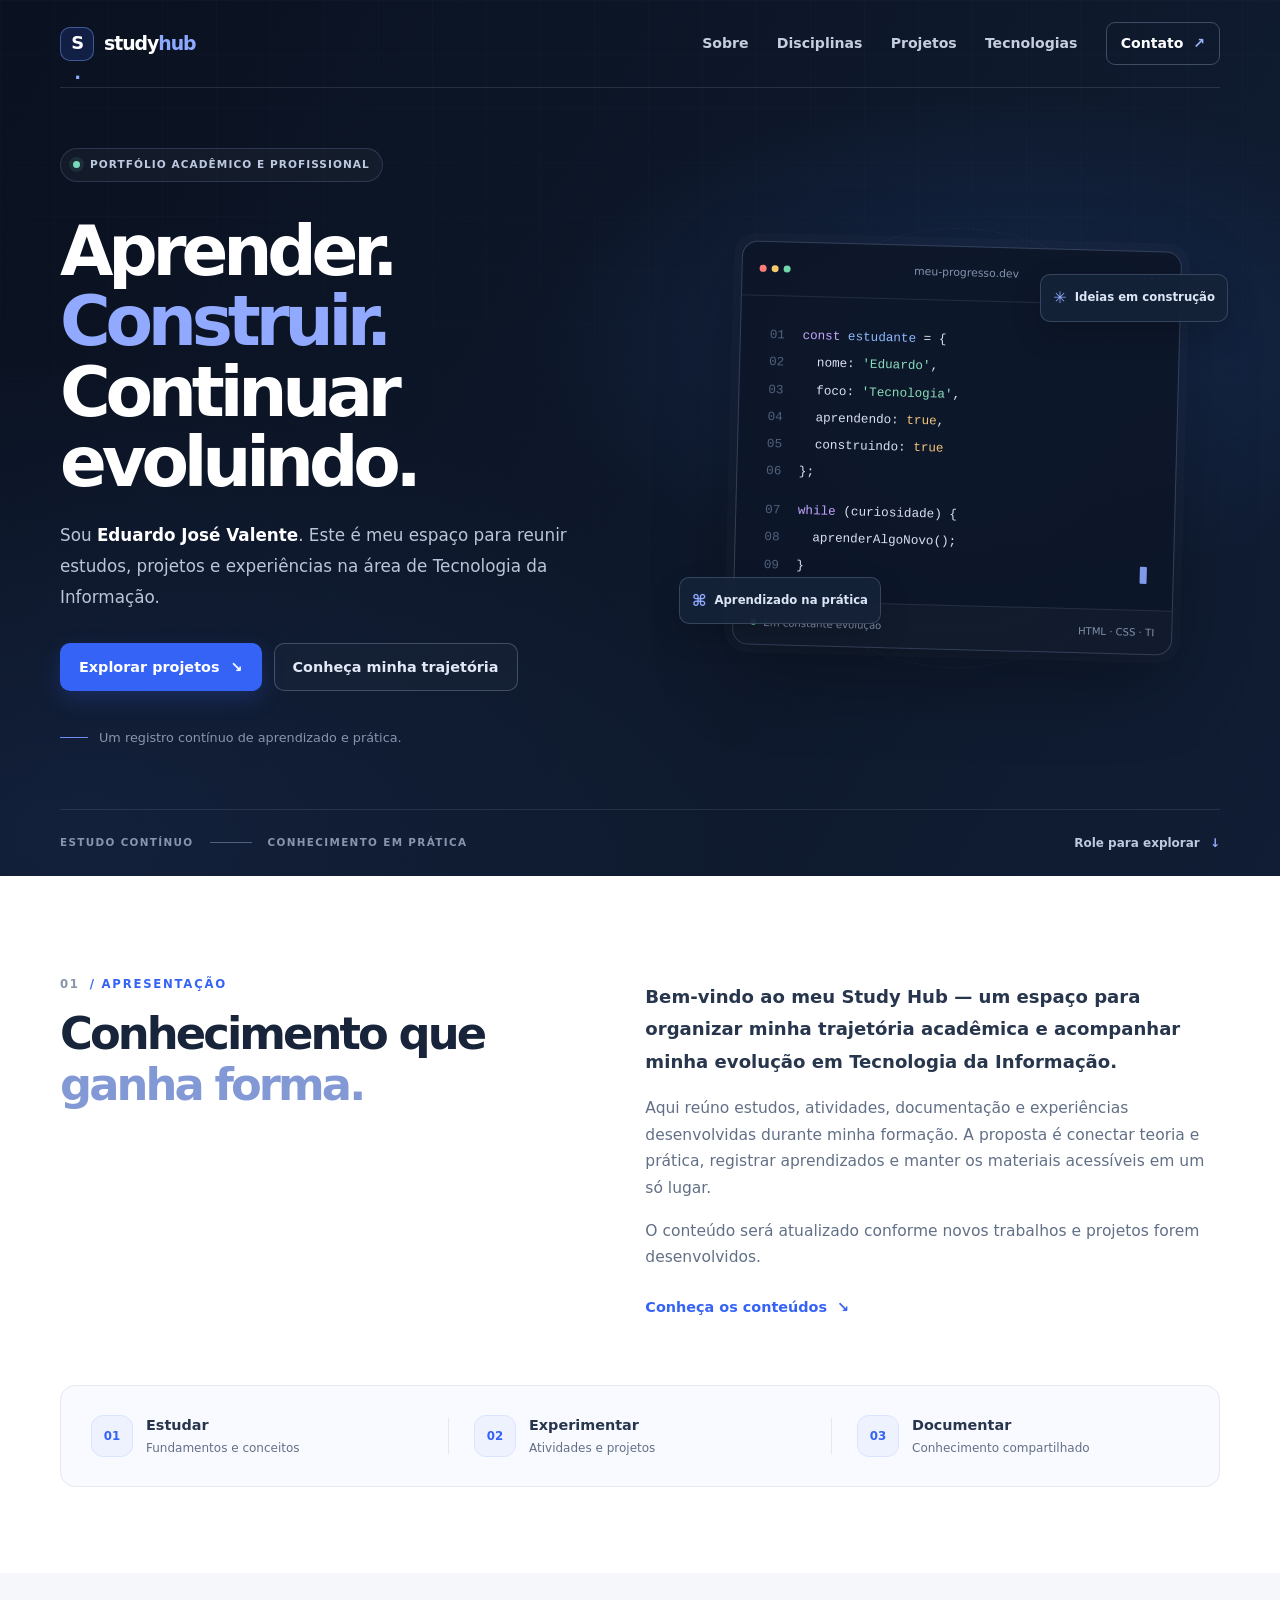
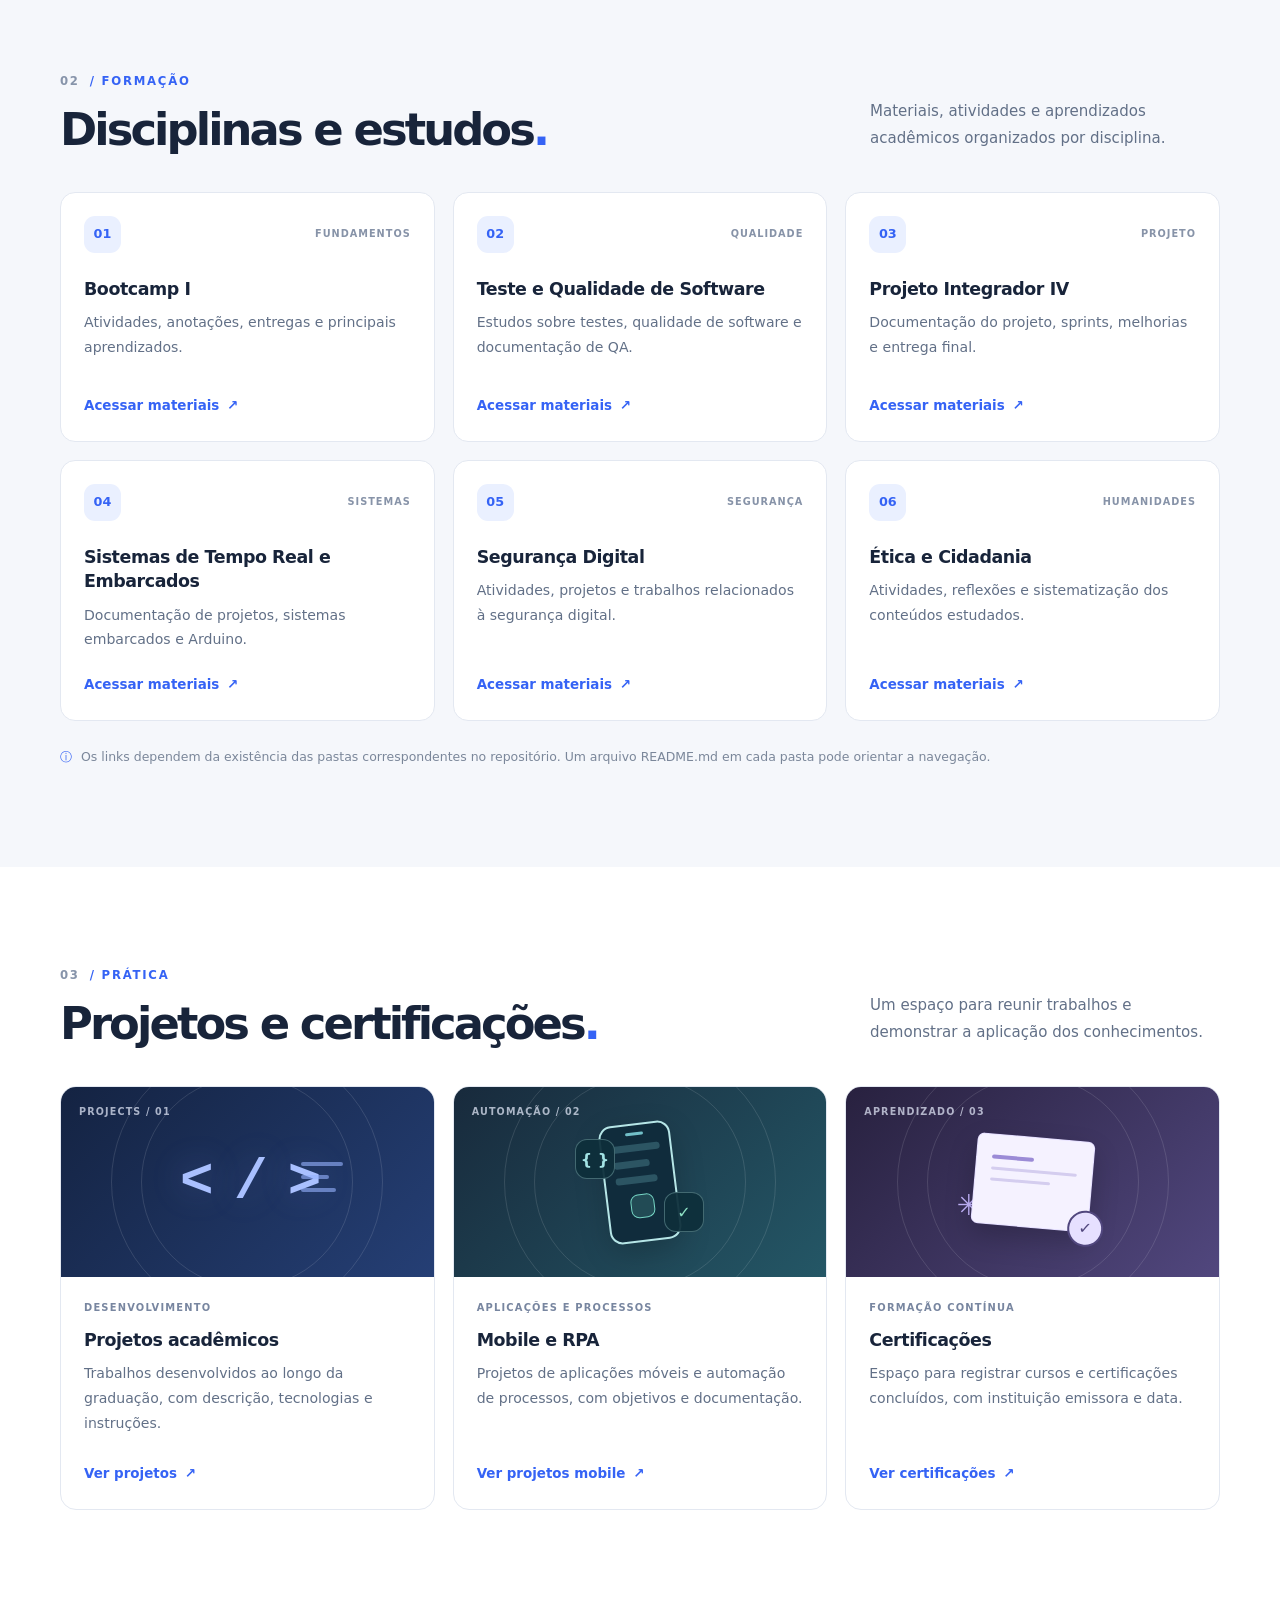
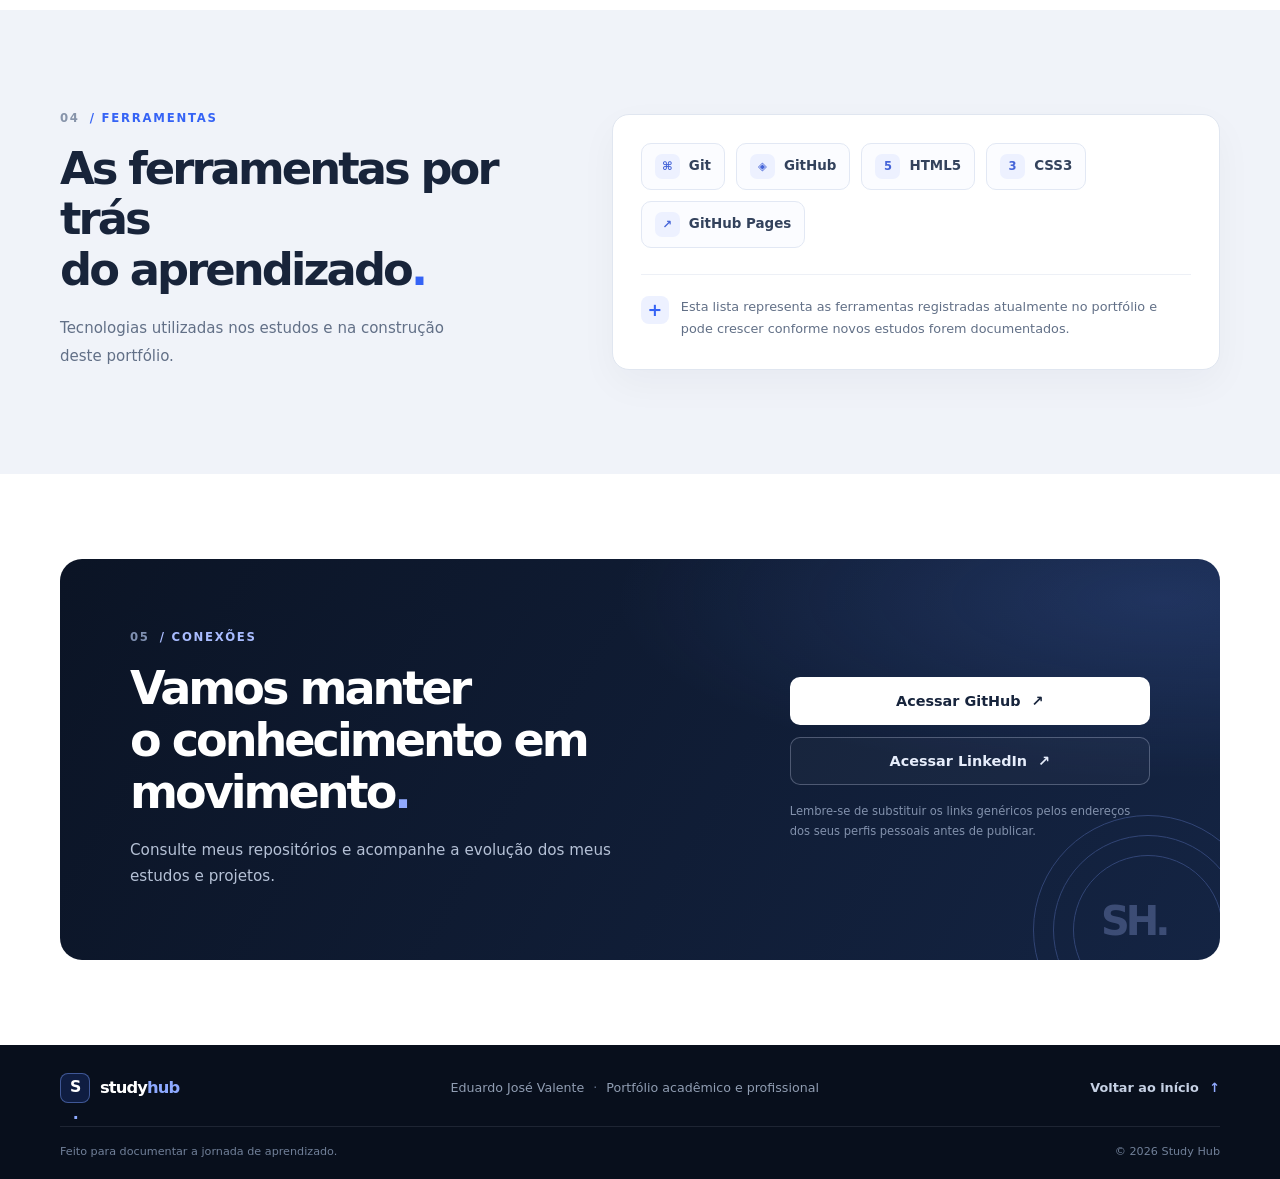
<file: index.html>
<!DOCTYPE html>
<html lang="pt-BR">
<head>
    <meta charset="UTF-8">
    <meta name="viewport" content="width=device-width, initial-scale=1.0">
    <meta name="description" content="Study Hub de Eduardo José Valente: trajetória acadêmica, disciplinas, projetos e tecnologias em Tecnologia da Informação.">
    <meta name="theme-color" content="#0b1220">
    <title>Study Hub | Eduardo José Valente</title>
    <link rel="stylesheet" href="assets/style.css">
</head>
<body>
    <a class="pular-conteudo" href="#conteudo">Pular para o conteúdo</a>

    <header class="hero" id="inicio">
        <div class="hero-grade" aria-hidden="true"></div>
        <nav class="barra-navegacao container" aria-label="Navegação principal">
            <a class="marca" href="#inicio" aria-label="Study Hub — início">
                <span class="marca-simbolo" aria-hidden="true">S<span>.</span></span>
                <span>study<span class="marca-destaque">hub</span></span>
            </a>
            <div class="navegacao">
                <a href="#sobre">Sobre</a>
                <a href="#disciplinas">Disciplinas</a>
                <a href="#projetos">Projetos</a>
                <a href="#tecnologias">Tecnologias</a>
                <a class="nav-contato" href="#contato">Contato <span aria-hidden="true">↗</span></a>
            </div>
        </nav>

        <div class="hero-conteudo container">
            <div class="hero-texto">
                <p class="etiqueta etiqueta-escura"><span class="ponto-status" aria-hidden="true"></span> PORTFÓLIO ACADÊMICO E PROFISSIONAL</p>
                <h1>Aprender.<br><span>Construir.</span><br>Continuar evoluindo.</h1>
                <p class="hero-descricao">Sou <strong>Eduardo José Valente</strong>. Este é meu espaço para reunir estudos, projetos e experiências na área de Tecnologia da Informação.</p>
                <div class="hero-acoes">
                    <a class="botao botao-azul" href="#projetos">Explorar projetos <span aria-hidden="true">↘</span></a>
                    <a class="botao botao-contorno" href="#sobre">Conheça minha trajetória</a>
                </div>
                <div class="hero-nota">
                    <span class="linha-decorativa" aria-hidden="true"></span>
                    <span>Um registro contínuo de aprendizado e prática.</span>
                </div>
            </div>

            <div class="hero-visual" aria-label="Ilustração decorativa de código e tecnologia">
                <div class="orb orb-um" aria-hidden="true"></div>
                <div class="orb orb-dois" aria-hidden="true"></div>
                <div class="janela-codigo">
                    <div class="janela-topo">
                        <div class="janela-bolinhas" aria-hidden="true"><i></i><i></i><i></i></div>
                        <span>meu-progresso.dev</span>
                        <span class="janela-menu" aria-hidden="true">···</span>
                    </div>
                    <div class="codigo-conteudo" aria-hidden="true">
                        <p><span class="codigo-numero">01</span> <span class="codigo-roxo">const</span> <span class="codigo-azul">estudante</span> = {</p>
                        <p><span class="codigo-numero">02</span> &nbsp; nome: <span class="codigo-verde">'Eduardo'</span>,</p>
                        <p><span class="codigo-numero">03</span> &nbsp; foco: <span class="codigo-verde">'Tecnologia'</span>,</p>
                        <p><span class="codigo-numero">04</span> &nbsp; aprendendo: <span class="codigo-laranja">true</span>,</p>
                        <p><span class="codigo-numero">05</span> &nbsp; construindo: <span class="codigo-laranja">true</span></p>
                        <p><span class="codigo-numero">06</span> };</p>
                        <div class="codigo-separador"></div>
                        <p><span class="codigo-numero">07</span> <span class="codigo-roxo">while</span> (curiosidade) {</p>
                        <p><span class="codigo-numero">08</span> &nbsp; aprenderAlgoNovo();</p>
                        <p><span class="codigo-numero">09</span> }</p>
                        <div class="codigo-cursor" aria-hidden="true"></div>
                    </div>
                    <div class="janela-rodape"><span><i></i> Em constante evolução</span><span>HTML · CSS · TI</span></div>
                </div>
                <div class="visual-etiqueta visual-etiqueta-topo"><span aria-hidden="true">✳</span> Ideias em construção</div>
                <div class="visual-etiqueta visual-etiqueta-baixo"><span aria-hidden="true">⌘</span> Aprendizado na prática</div>
            </div>
        </div>
        <div class="hero-rodape container">
            <span>ESTUDO CONTÍNUO</span>
            <span class="hero-rodape-linha" aria-hidden="true"></span>
            <span>CONHECIMENTO EM PRÁTICA</span>
            <a href="#sobre">Role para explorar <span aria-hidden="true">↓</span></a>
        </div>
    </header>

    <main id="conteudo">
        <section id="sobre" class="secao secao-sobre">
            <div class="container sobre-layout">
                <div class="sobre-titulo">
                    <p class="sobretitulo"><span>01</span> / APRESENTAÇÃO</p>
                    <h2>Conhecimento que<br><span>ganha forma.</span></h2>
                </div>
                <div class="sobre-texto">
                    <p class="texto-destaque">Bem-vindo ao meu Study Hub — um espaço para organizar minha trajetória acadêmica e acompanhar minha evolução em Tecnologia da Informação.</p>
                    <p>Aqui reúno estudos, atividades, documentação e experiências desenvolvidas durante minha formação. A proposta é conectar teoria e prática, registrar aprendizados e manter os materiais acessíveis em um só lugar.</p>
                    <p>O conteúdo será atualizado conforme novos trabalhos e projetos forem desenvolvidos.</p>
                    <a class="link-seta" href="#disciplinas">Conheça os conteúdos <span aria-hidden="true">↘</span></a>
                </div>
            </div>
            <div class="container sobre-faixa">
                <div class="faixa-item"><span class="faixa-icone" aria-hidden="true">01</span><div><strong>Estudar</strong><span>Fundamentos e conceitos</span></div></div>
                <div class="faixa-divisor" aria-hidden="true"></div>
                <div class="faixa-item"><span class="faixa-icone" aria-hidden="true">02</span><div><strong>Experimentar</strong><span>Atividades e projetos</span></div></div>
                <div class="faixa-divisor" aria-hidden="true"></div>
                <div class="faixa-item"><span class="faixa-icone" aria-hidden="true">03</span><div><strong>Documentar</strong><span>Conhecimento compartilhado</span></div></div>
            </div>
        </section>

        <section id="disciplinas" class="secao secao-disciplinas">
            <div class="container">
                <div class="cabecalho-secao">
                    <div>
                        <p class="sobretitulo"><span>02</span> / FORMAÇÃO</p>
                        <h2>Disciplinas e estudos<span class="ponto-titulo">.</span></h2>
                    </div>
                    <p class="texto-apoio">Materiais, atividades e aprendizados acadêmicos organizados por disciplina.</p>
                </div>

                <div class="grade grade-disciplinas">
                    <article class="cartao cartao-disciplina">
                        <div class="cartao-topo"><span class="cartao-numero">01</span><span class="cartao-categoria">FUNDAMENTOS</span></div>
                        <h3>Bootcamp I</h3>
                        <p>Atividades, anotações, entregas e principais aprendizados.</p>
                        <a class="link-cartao" href="02_Disciplinas_Atuais/Bootcamp_I/">Acessar materiais <span aria-hidden="true">↗</span></a>
                    </article>
                    <article class="cartao cartao-disciplina">
                        <div class="cartao-topo"><span class="cartao-numero">02</span><span class="cartao-categoria">QUALIDADE</span></div>
                        <h3>Teste e Qualidade de Software</h3>
                        <p>Estudos sobre testes, qualidade de software e documentação de QA.</p>
                        <a class="link-cartao" href="02_Disciplinas_Atuais/Teste_e_Qualidade_de_Software/">Acessar materiais <span aria-hidden="true">↗</span></a>
                    </article>
                    <article class="cartao cartao-disciplina">
                        <div class="cartao-topo"><span class="cartao-numero">03</span><span class="cartao-categoria">PROJETO</span></div>
                        <h3>Projeto Integrador IV</h3>
                        <p>Documentação do projeto, sprints, melhorias e entrega final.</p>
                        <a class="link-cartao" href="02_Disciplinas_Atuais/Projeto_Integrador_IV/">Acessar materiais <span aria-hidden="true">↗</span></a>
                    </article>
                    <article class="cartao cartao-disciplina">
                        <div class="cartao-topo"><span class="cartao-numero">04</span><span class="cartao-categoria">SISTEMAS</span></div>
                        <h3>Sistemas de Tempo Real e Embarcados</h3>
                        <p>Documentação de projetos, sistemas embarcados e Arduino.</p>
                        <a class="link-cartao" href="02_Disciplinas_Atuais/Sistemas_Tempo_Real_Embarcados/">Acessar materiais <span aria-hidden="true">↗</span></a>
                    </article>
                    <article class="cartao cartao-disciplina">
                        <div class="cartao-topo"><span class="cartao-numero">05</span><span class="cartao-categoria">SEGURANÇA</span></div>
                        <h3>Segurança Digital</h3>
                        <p>Atividades, projetos e trabalhos relacionados à segurança digital.</p>
                        <a class="link-cartao" href="02_Disciplinas_Atuais/Seguranca_Digital/">Acessar materiais <span aria-hidden="true">↗</span></a>
                    </article>
                    <article class="cartao cartao-disciplina">
                        <div class="cartao-topo"><span class="cartao-numero">06</span><span class="cartao-categoria">HUMANIDADES</span></div>
                        <h3>Ética e Cidadania</h3>
                        <p>Atividades, reflexões e sistematização dos conteúdos estudados.</p>
                        <a class="link-cartao" href="02_Disciplinas_Atuais/Etica_e_Cidadania/">Acessar materiais <span aria-hidden="true">↗</span></a>
                    </article>
                </div>
                <p class="nota"><span aria-hidden="true">ⓘ</span> Os links dependem da existência das pastas correspondentes no repositório. Um arquivo README.md em cada pasta pode orientar a navegação.</p>
            </div>
        </section>

        <section id="projetos" class="secao secao-projetos">
            <div class="container">
                <div class="cabecalho-secao">
                    <div>
                        <p class="sobretitulo"><span>03</span> / PRÁTICA</p>
                        <h2>Projetos e certificações<span class="ponto-titulo">.</span></h2>
                    </div>
                    <p class="texto-apoio">Um espaço para reunir trabalhos e demonstrar a aplicação dos conhecimentos.</p>
                </div>

                <div class="grade grade-projetos">
                    <article class="cartao-projeto">
                        <div class="projeto-ilustracao projeto-ilustracao-codigo" aria-hidden="true">
                            <span class="mini-tag">PROJECTS / 01</span>
                            <span class="simbolo-codigo">&lt; / &gt;</span>
                            <span class="linha-ilustracao linha-ilustracao-um"></span>
                            <span class="linha-ilustracao linha-ilustracao-dois"></span>
                            <span class="linha-ilustracao linha-ilustracao-tres"></span>
                        </div>
                        <div class="projeto-corpo">
                            <p class="projeto-tipo">DESENVOLVIMENTO</p>
                            <h3>Projetos acadêmicos</h3>
                            <p>Trabalhos desenvolvidos ao longo da graduação, com descrição, tecnologias e instruções.</p>
                            <a class="link-cartao" href="03_Projetos_e_Certificados/Projetos/">Ver projetos <span aria-hidden="true">↗</span></a>
                        </div>
                    </article>
                    <article class="cartao-projeto">
                        <div class="projeto-ilustracao projeto-ilustracao-mobile" aria-hidden="true">
                            <span class="mini-tag">AUTOMAÇÃO / 02</span>
                            <span class="celular-mockup"><i></i><b></b><b></b><b></b><em></em></span>
                            <span class="bolha-codigo">{ }</span>
                            <span class="bolha-check">✓</span>
                        </div>
                        <div class="projeto-corpo">
                            <p class="projeto-tipo">APLICAÇÕES E PROCESSOS</p>
                            <h3>Mobile e RPA</h3>
                            <p>Projetos de aplicações móveis e automação de processos, com objetivos e documentação.</p>
                            <a class="link-cartao" href="03_Projetos_e_Certificados/Projetos/Projetos_Mobile/">Ver projetos mobile <span aria-hidden="true">↗</span></a>
                        </div>
                    </article>
                    <article class="cartao-projeto">
                        <div class="projeto-ilustracao projeto-ilustracao-certificados" aria-hidden="true">
                            <span class="mini-tag">APRENDIZADO / 03</span>
                            <span class="certificado-mockup"><i></i><b></b><b></b><span>✓</span></span>
                            <span class="estrela-certificado">✳</span>
                        </div>
                        <div class="projeto-corpo">
                            <p class="projeto-tipo">FORMAÇÃO CONTÍNUA</p>
                            <h3>Certificações</h3>
                            <p>Espaço para registrar cursos e certificações concluídos, com instituição emissora e data.</p>
                            <a class="link-cartao" href="03_Projetos_e_Certificados/">Ver certificações <span aria-hidden="true">↗</span></a>
                        </div>
                    </article>
                </div>
            </div>
        </section>

        <section id="tecnologias" class="secao secao-tecnologias">
            <div class="container tecnologias-layout">
                <div>
                    <p class="sobretitulo"><span>04</span> / FERRAMENTAS</p>
                    <h2>As ferramentas por trás<br>do aprendizado<span class="ponto-titulo">.</span></h2>
                    <p class="texto-apoio">Tecnologias utilizadas nos estudos e na construção deste portfólio.</p>
                </div>
                <div class="tecnologias-conteudo">
                    <ul class="lista-tecnologias" aria-label="Tecnologias e ferramentas">
                        <li><span class="tech-simbolo" aria-hidden="true">⌘</span> Git</li>
                        <li><span class="tech-simbolo" aria-hidden="true">◈</span> GitHub</li>
                        <li><span class="tech-simbolo" aria-hidden="true">5</span> HTML5</li>
                        <li><span class="tech-simbolo" aria-hidden="true">3</span> CSS3</li>
                        <li><span class="tech-simbolo" aria-hidden="true">↗</span> GitHub Pages</li>
                    </ul>
                    <div class="tecnologia-observacao"><span class="observacao-icone" aria-hidden="true">+</span><p>Esta lista representa as ferramentas registradas atualmente no portfólio e pode crescer conforme novos estudos forem documentados.</p></div>
                </div>
            </div>
        </section>

        <section id="contato" class="secao secao-contato">
            <div class="container contato-bloco">
                <div class="contato-texto">
                    <p class="sobretitulo sobretitulo-claro"><span>05</span> / CONEXÕES</p>
                    <h2>Vamos manter<br>o conhecimento em movimento<span class="ponto-titulo">.</span></h2>
                    <p>Consulte meus repositórios e acompanhe a evolução dos meus estudos e projetos.</p>
                </div>
                <div class="contato-acoes">
                    <!-- Substitua os endereços abaixo pelos URLs reais dos seus perfis. -->
                    <a class="botao botao-branco" href="https://github.com/" target="_blank" rel="noopener noreferrer">Acessar GitHub <span aria-hidden="true">↗</span></a>
                    <a class="botao botao-contato-contorno" href="https://www.linkedin.com/" target="_blank" rel="noopener noreferrer">Acessar LinkedIn <span aria-hidden="true">↗</span></a>
                    <p class="contato-nota">Lembre-se de substituir os links genéricos pelos endereços dos seus perfis pessoais antes de publicar.</p>
                </div>
                <div class="contato-grafismo" aria-hidden="true"><span></span><span></span><span></span><b>SH.</b></div>
            </div>
        </section>
    </main>

    <footer class="rodape">
        <div class="container rodape-conteudo">
            <a class="marca marca-rodape" href="#inicio" aria-label="Study Hub — voltar ao início">
                <span class="marca-simbolo" aria-hidden="true">S<span>.</span></span>
                <span>study<span class="marca-destaque">hub</span></span>
            </a>
            <p>Eduardo José Valente <span aria-hidden="true">·</span> Portfólio acadêmico e profissional</p>
            <a class="voltar-topo" href="#inicio">Voltar ao início <span aria-hidden="true">↑</span></a>
        </div>
        <div class="container rodape-final"><span>Feito para documentar a jornada de aprendizado.</span><span>© <span id="ano">2026</span> Study Hub</span></div>
    </footer>
</body>
</html>
</file>
<file: assets/style.css>
/* Study Hub — identidade visual híbrida premium */

/* ---------- Tokens e base ---------- */
:root {
    color-scheme: light;
    --marinho: #0b1220;
    --marinho-2: #111c30;
    --marinho-3: #182741;
    --azul: #3563f5;
    --azul-hover: #244cda;
    --azul-claro: #eaf0ff;
    --ciano: #74d5e8;
    --texto: #18243a;
    --texto-secundario: #627087;
    --fundo: #f5f7fb;
    --branco: #ffffff;
    --borda: #e3e8f1;
    --sombra: 0 18px 50px rgba(22, 35, 60, 0.07);
    --raio: 18px;
    --largura: 1160px;
}

* {
    box-sizing: border-box;
}

html {
    scroll-behavior: smooth;
    scroll-padding-top: 24px;
}

body {
    margin: 0;
    color: var(--texto);
    background: var(--fundo);
    font-family: Inter, ui-sans-serif, system-ui, -apple-system, BlinkMacSystemFont, "Segoe UI", sans-serif;
    font-size: 16px;
    line-height: 1.7;
    -webkit-font-smoothing: antialiased;
    text-rendering: optimizeLegibility;
}

img,
svg {
    max-width: 100%;
}

a {
    color: inherit;
}

a:focus-visible {
    outline: 3px solid #f4b942;
    outline-offset: 5px;
    border-radius: 5px;
}

::selection {
    color: #fff;
    background: var(--azul);
}

.container {
    width: min(var(--largura), calc(100% - 48px));
    margin-inline: auto;
}

.pular-conteudo {
    position: absolute;
    top: 12px;
    left: 12px;
    z-index: 100;
    padding: 10px 16px;
    transform: translateY(-160%);
    border-radius: 8px;
    background: #fff;
    color: var(--marinho);
    font-weight: 700;
}

.pular-conteudo:focus {
    transform: translateY(0);
}

/* ---------- Cabeçalho e hero ---------- */
.hero {
    position: relative;
    isolation: isolate;
    overflow: hidden;
    color: #fff;
    background:
        radial-gradient(ellipse at 78% 39%, rgba(44, 88, 170, 0.24), transparent 33%),
        radial-gradient(ellipse at 5% 95%, rgba(40, 69, 125, 0.24), transparent 40%),
        linear-gradient(120deg, #0a1120 0%, #0e192c 62%, #101d34 100%);
}

.hero-grade {
    position: absolute;
    inset: 0;
    z-index: -1;
    pointer-events: none;
    opacity: 0.18;
    background-image: linear-gradient(rgba(146, 169, 210, 0.13) 1px, transparent 1px),
        linear-gradient(90deg, rgba(146, 169, 210, 0.13) 1px, transparent 1px);
    background-size: 54px 54px;
    mask-image: linear-gradient(to bottom, black, transparent 92%);
}

.barra-navegacao {
    display: flex;
    align-items: center;
    justify-content: space-between;
    gap: 30px;
    min-height: 88px;
    border-bottom: 1px solid rgba(226, 235, 255, 0.12);
}

.marca {
    display: inline-flex;
    align-items: center;
    gap: 10px;
    color: #fff;
    font-size: 1.18rem;
    font-weight: 800;
    letter-spacing: -0.055em;
    text-decoration: none;
}

.marca-simbolo {
    display: grid;
    place-items: center;
    width: 34px;
    height: 34px;
    border: 1px solid rgba(122, 160, 255, 0.45);
    border-radius: 10px;
    background: rgba(53, 99, 245, 0.17);
    color: #fff;
    font-size: 1.12rem;
    letter-spacing: -0.08em;
}

.marca-simbolo span,
.marca-destaque {
    color: #8da9ff;
}

.navegacao {
    display: flex;
    align-items: center;
    justify-content: flex-end;
    gap: clamp(14px, 2.2vw, 30px);
}

.navegacao a {
    color: #c5cede;
    font-size: 0.88rem;
    font-weight: 600;
    text-decoration: none;
    transition: color 180ms ease, background 180ms ease, border-color 180ms ease;
}

.navegacao a:hover {
    color: #fff;
}

.navegacao .nav-contato {
    padding: 9px 14px;
    border: 1px solid rgba(206, 220, 255, 0.26);
    border-radius: 9px;
    color: #fff;
}

.nav-contato span {
    margin-left: 5px;
    color: #9bb2ff;
}

.navegacao .nav-contato:hover {
    border-color: rgba(206, 220, 255, 0.58);
    background: rgba(255, 255, 255, 0.07);
}

.hero-conteudo {
    display: grid;
    grid-template-columns: minmax(0, 1.03fr) minmax(0, 0.97fr);
    align-items: center;
    gap: clamp(35px, 6vw, 82px);
    min-height: 570px;
    padding-top: 60px;
    padding-bottom: 60px;
}

.hero-texto {
    position: relative;
    z-index: 1;
    max-width: 600px;
}

.etiqueta,
.sobretitulo {
    margin: 0 0 16px;
    font-size: 0.73rem;
    font-weight: 800;
    letter-spacing: 0.15em;
    line-height: 1.5;
}

.etiqueta-escura {
    display: inline-flex;
    align-items: center;
    gap: 10px;
    padding: 8px 12px;
    border: 1px solid rgba(143, 169, 227, 0.2);
    border-radius: 999px;
    background: rgba(255, 255, 255, 0.035);
    color: #bdc9e1;
    font-size: 0.66rem;
    letter-spacing: 0.1em;
}

.ponto-status {
    width: 7px;
    height: 7px;
    flex: 0 0 7px;
    border-radius: 50%;
    background: #78d9bd;
    box-shadow: 0 0 0 4px rgba(120, 217, 189, 0.1);
}

.hero h1 {
    margin: 18px 0 22px;
    font-size: clamp(3rem, 5.4vw, 5.25rem);
    font-weight: 760;
    letter-spacing: -0.075em;
    line-height: 1.02;
}

.hero h1 span {
    color: #91aaff;
}

.hero-descricao {
    max-width: 510px;
    margin: 0;
    color: #bac5d8;
    font-size: 1.05rem;
    line-height: 1.85;
}

.hero-descricao strong {
    color: #fff;
    font-weight: 700;
}

.hero-acoes {
    display: flex;
    flex-wrap: wrap;
    gap: 12px;
    margin-top: 30px;
}

.botao {
    display: inline-flex;
    align-items: center;
    justify-content: center;
    gap: 11px;
    min-height: 48px;
    padding: 12px 18px;
    border: 1px solid transparent;
    border-radius: 10px;
    font-size: 0.9rem;
    font-weight: 750;
    line-height: 1.3;
    text-align: center;
    text-decoration: none;
    transition: transform 180ms ease, background 180ms ease, border-color 180ms ease, box-shadow 180ms ease;
}

.botao:hover {
    transform: translateY(-2px);
}

.botao-azul {
    background: var(--azul);
    color: #fff;
    box-shadow: 0 8px 22px rgba(53, 99, 245, 0.22);
}

.botao-azul:hover {
    background: var(--azul-hover);
    box-shadow: 0 10px 25px rgba(53, 99, 245, 0.3);
}

.botao-contorno {
    border-color: rgba(208, 220, 245, 0.24);
    background: rgba(255, 255, 255, 0.025);
    color: #e2e8f5;
}

.botao-contorno:hover {
    border-color: rgba(208, 220, 245, 0.52);
    background: rgba(255, 255, 255, 0.06);
}

.hero-nota {
    display: flex;
    align-items: center;
    gap: 11px;
    margin-top: 36px;
    color: #8795ad;
    font-size: 0.8rem;
}

.linha-decorativa {
    display: inline-block;
    width: 28px;
    height: 1px;
    background: #6d8df7;
}

.hero-visual {
    position: relative;
    display: grid;
    min-width: 0;
    min-height: 390px;
    place-items: center;
}

.orb {
    position: absolute;
    border: 1px solid rgba(125, 156, 239, 0.17);
    border-radius: 50%;
    pointer-events: none;
}

.orb-um {
    width: 365px;
    height: 365px;
    background: radial-gradient(circle, rgba(50, 85, 157, 0.18), rgba(23, 41, 76, 0.02) 65%, transparent 66%);
}

.orb-dois {
    width: 440px;
    height: 440px;
    border-style: dashed;
    opacity: 0.45;
}

.janela-codigo {
    position: relative;
    z-index: 1;
    width: min(100%, 440px);
    overflow: hidden;
    border: 1px solid rgba(174, 194, 237, 0.24);
    border-radius: 16px;
    background: rgba(13, 23, 41, 0.94);
    box-shadow: 0 28px 80px rgba(0, 0, 0, 0.28), 0 0 0 8px rgba(255, 255, 255, 0.018);
    transform: rotate(1.5deg);
}

.janela-topo,
.janela-rodape {
    display: flex;
    align-items: center;
    justify-content: space-between;
    gap: 12px;
    padding: 13px 17px;
    color: #8291ab;
    font-size: 0.68rem;
}

.janela-topo {
    border-bottom: 1px solid rgba(174, 194, 237, 0.12);
}

.janela-bolinhas {
    display: flex;
    gap: 5px;
}

.janela-bolinhas i {
    width: 7px;
    height: 7px;
    border-radius: 50%;
    background: #4d5c75;
}

.janela-bolinhas i:first-child {
    background: #ff7c78;
}

.janela-bolinhas i:nth-child(2) {
    background: #f6c96a;
}

.janela-bolinhas i:nth-child(3) {
    background: #70d8a9;
}

.janela-menu {
    font-size: 1rem;
    letter-spacing: 0.12em;
}

.codigo-conteudo {
    position: relative;
    padding: 25px 20px 22px;
    color: #d9e2f2;
    font-family: "SFMono-Regular", Consolas, "Liberation Mono", monospace;
    font-size: clamp(0.68rem, 1vw, 0.79rem);
    line-height: 2.15;
}

.codigo-conteudo p {
    margin: 0;
    white-space: pre;
}

.codigo-numero {
    display: inline-block;
    width: 24px;
    margin-right: 10px;
    color: #51617c;
    text-align: right;
    user-select: none;
}

.codigo-roxo { color: #c5a6ff; }
.codigo-azul { color: #8fb9ff; }
.codigo-verde { color: #8cddb9; }
.codigo-laranja { color: #f3c47a; }

.codigo-separador {
    height: 12px;
}

.codigo-cursor {
    position: absolute;
    right: 26px;
    bottom: 26px;
    width: 7px;
    height: 17px;
    border-radius: 1px;
    background: #8da9ff;
    opacity: 0.9;
}

.janela-rodape {
    border-top: 1px solid rgba(174, 194, 237, 0.12);
    background: rgba(255, 255, 255, 0.018);
    font-size: 0.63rem;
}

.janela-rodape span:first-child {
    display: inline-flex;
    align-items: center;
    gap: 7px;
}

.janela-rodape i {
    width: 6px;
    height: 6px;
    border-radius: 50%;
    background: #70d8a9;
}

.visual-etiqueta {
    position: absolute;
    z-index: 2;
    display: inline-flex;
    align-items: center;
    gap: 8px;
    padding: 9px 12px;
    border: 1px solid rgba(191, 207, 246, 0.2);
    border-radius: 10px;
    background: rgba(21, 34, 57, 0.94);
    box-shadow: 0 12px 30px rgba(0, 0, 0, 0.16);
    color: #dce5f6;
    font-size: 0.73rem;
    font-weight: 650;
}

.visual-etiqueta span {
    color: #92aaff;
    font-size: 1rem;
}

.visual-etiqueta-topo {
    top: 28px;
    right: -8px;
}

.visual-etiqueta-baixo {
    bottom: 26px;
    left: -16px;
}

.hero-rodape {
    display: flex;
    align-items: center;
    gap: 16px;
    min-height: 67px;
    border-top: 1px solid rgba(226, 235, 255, 0.1);
    color: #8795ad;
    font-size: 0.65rem;
    font-weight: 750;
    letter-spacing: 0.13em;
}

.hero-rodape-linha {
    width: 42px;
    height: 1px;
    background: #50617d;
}

.hero-rodape a {
    margin-left: auto;
    color: #bdc9df;
    font-size: 0.75rem;
    font-weight: 600;
    letter-spacing: 0;
    text-decoration: none;
}

.hero-rodape a span {
    margin-left: 6px;
    color: #91aaff;
}

/* ---------- Seções compartilhadas ---------- */
.secao {
    padding: 100px 0;
}

.sobretitulo {
    display: flex;
    align-items: center;
    gap: 10px;
    color: var(--azul);
}

.sobretitulo span {
    color: #8794aa;
    font-variant-numeric: tabular-nums;
}

.secao h2 {
    margin: 0;
    color: var(--texto);
    font-size: clamp(2rem, 3.5vw, 3rem);
    font-weight: 760;
    letter-spacing: -0.065em;
    line-height: 1.13;
}

.ponto-titulo {
    color: var(--azul);
}

.cabecalho-secao {
    display: flex;
    align-items: end;
    justify-content: space-between;
    gap: 36px;
    margin-bottom: 36px;
}

.cabecalho-secao .sobretitulo {
    margin-bottom: 15px;
}

.texto-apoio {
    max-width: 350px;
    margin: 0 0 4px;
    color: var(--texto-secundario);
    font-size: 0.94rem;
    line-height: 1.8;
}

.grade {
    display: grid;
    gap: 18px;
}

/* ---------- Sobre ---------- */
.secao-sobre {
    padding-bottom: 86px;
    background: #fff;
}

.sobre-layout {
    display: grid;
    grid-template-columns: minmax(0, 0.9fr) minmax(0, 1.1fr);
    gap: clamp(45px, 9vw, 130px);
}

.sobre-titulo h2 span {
    color: #8399d5;
}

.sobre-texto {
    padding-top: 5px;
}

.sobre-texto p {
    margin: 0 0 17px;
    color: var(--texto-secundario);
    font-size: 0.97rem;
}

.sobre-texto .texto-destaque {
    color: #27354d;
    font-size: 1.13rem;
    font-weight: 650;
    line-height: 1.8;
}

.link-seta {
    display: inline-flex;
    align-items: center;
    gap: 10px;
    margin-top: 7px;
    color: var(--azul);
    font-size: 0.9rem;
    font-weight: 750;
    text-decoration: none;
}

.link-seta span {
    transition: transform 180ms ease;
}

.link-seta:hover span {
    transform: translate(3px, 3px);
}

.sobre-faixa {
    display: grid;
    grid-template-columns: 1fr auto 1fr auto 1fr;
    align-items: center;
    gap: 25px;
    margin-top: 65px;
    padding: 27px 30px;
    border: 1px solid var(--borda);
    border-radius: 15px;
    background: #f9faff;
}

.faixa-item {
    display: flex;
    align-items: center;
    gap: 13px;
}

.faixa-icone {
    display: grid;
    width: 42px;
    height: 42px;
    flex: 0 0 42px;
    place-items: center;
    border: 1px solid #dbe4ff;
    border-radius: 12px;
    background: #eef2ff;
    color: var(--azul);
    font-size: 0.74rem;
    font-weight: 850;
}

.faixa-item div {
    display: grid;
    gap: 1px;
}

.faixa-item strong {
    color: #27354d;
    font-size: 0.9rem;
}

.faixa-item div span {
    color: var(--texto-secundario);
    font-size: 0.75rem;
}

.faixa-divisor {
    width: 1px;
    height: 36px;
    background: var(--borda);
}

/* ---------- Disciplinas ---------- */
.secao-disciplinas {
    background: var(--fundo);
}

.grade-disciplinas {
    grid-template-columns: repeat(3, minmax(0, 1fr));
}

.cartao {
    min-width: 0;
    border: 1px solid var(--borda);
    border-radius: 15px;
    background: #fff;
    transition: transform 200ms ease, border-color 200ms ease, box-shadow 200ms ease;
}

.cartao:hover,
.cartao:focus-within {
    transform: translateY(-4px);
    border-color: #c7d4ff;
    box-shadow: 0 16px 35px rgba(35, 62, 125, 0.09);
}

.cartao-disciplina {
    display: flex;
    min-height: 250px;
    flex-direction: column;
    align-items: flex-start;
    padding: 23px;
}

.cartao-topo {
    display: flex;
    width: 100%;
    align-items: center;
    justify-content: space-between;
    gap: 12px;
    margin-bottom: 24px;
}

.cartao-numero {
    display: grid;
    width: 37px;
    height: 37px;
    place-items: center;
    border-radius: 11px;
    background: var(--azul-claro);
    color: var(--azul);
    font-size: 0.8rem;
    font-weight: 850;
}

.cartao-categoria {
    color: #8793a8;
    font-size: 0.61rem;
    font-weight: 800;
    letter-spacing: 0.1em;
    text-align: right;
}

.cartao h3,
.projeto-corpo h3 {
    margin: 0 0 9px;
    color: var(--texto);
    font-size: 1.09rem;
    font-weight: 750;
    letter-spacing: -0.025em;
    line-height: 1.4;
}

.cartao p,
.projeto-corpo > p:not(.projeto-tipo) {
    margin: 0 0 22px;
    color: var(--texto-secundario);
    font-size: 0.88rem;
    line-height: 1.75;
}

.link-cartao {
    display: inline-flex;
    align-items: center;
    gap: 8px;
    margin-top: auto;
    color: var(--azul);
    font-size: 0.84rem;
    font-weight: 750;
    text-decoration: none;
}

.link-cartao span {
    transition: transform 180ms ease;
}

.link-cartao:hover {
    color: var(--azul-hover);
    text-decoration: underline;
    text-underline-offset: 3px;
}

.link-cartao:hover span {
    transform: translate(2px, -2px);
}

.nota {
    display: flex;
    align-items: flex-start;
    gap: 9px;
    margin: 25px 0 0;
    color: #7b879a;
    font-size: 0.78rem;
    line-height: 1.7;
}

.nota span {
    color: var(--azul);
}

/* ---------- Projetos ---------- */
.secao-projetos {
    background: #fff;
}

.grade-projetos {
    grid-template-columns: repeat(3, minmax(0, 1fr));
}

.cartao-projeto {
    overflow: hidden;
    border: 1px solid var(--borda);
    border-radius: 16px;
    background: #fff;
    transition: transform 200ms ease, box-shadow 200ms ease, border-color 200ms ease;
}

.cartao-projeto:hover,
.cartao-projeto:focus-within {
    transform: translateY(-4px);
    border-color: #c7d4ff;
    box-shadow: 0 18px 42px rgba(35, 62, 125, 0.1);
}

.projeto-ilustracao {
    position: relative;
    display: grid;
    min-height: 190px;
    overflow: hidden;
    place-items: center;
}

.projeto-ilustracao::before,
.projeto-ilustracao::after {
    position: absolute;
    content: "";
    border: 1px solid rgba(255, 255, 255, 0.12);
    border-radius: 50%;
}

.projeto-ilustracao::before {
    width: 210px;
    height: 210px;
}

.projeto-ilustracao::after {
    width: 270px;
    height: 270px;
}

.projeto-ilustracao-codigo {
    background: linear-gradient(135deg, #142342, #253f75);
}

.projeto-ilustracao-mobile {
    background: linear-gradient(135deg, #182a3c, #245766);
}

.projeto-ilustracao-certificados {
    background: linear-gradient(135deg, #28213f, #51477e);
}

.mini-tag {
    position: absolute;
    top: 17px;
    left: 18px;
    z-index: 1;
    color: rgba(233, 240, 255, 0.7);
    font-size: 0.6rem;
    font-weight: 800;
    letter-spacing: 0.12em;
}

.simbolo-codigo {
    position: relative;
    z-index: 1;
    color: #a9c0ff;
    font-family: "SFMono-Regular", Consolas, monospace;
    font-size: 3.5rem;
    font-weight: 750;
    letter-spacing: -0.12em;
    text-shadow: 0 0 35px rgba(144, 170, 255, 0.3);
}

.linha-ilustracao {
    position: absolute;
    z-index: 1;
    left: calc(50% + 54px);
    width: 42px;
    height: 4px;
    border-radius: 5px;
    background: rgba(151, 178, 255, 0.6);
}

.linha-ilustracao-um { top: 75px; }
.linha-ilustracao-dois { top: 88px; width: 28px; }
.linha-ilustracao-tres { top: 101px; width: 35px; }

.celular-mockup {
    position: relative;
    z-index: 1;
    display: flex;
    width: 72px;
    height: 119px;
    flex-direction: column;
    align-items: center;
    gap: 9px;
    padding: 19px 10px 10px;
    border: 2px solid #b6e6e7;
    border-radius: 13px;
    background: #102c3c;
    box-shadow: 0 10px 30px rgba(0, 0, 0, 0.18);
    transform: rotate(-7deg);
}

.celular-mockup i {
    position: absolute;
    top: 7px;
    width: 18px;
    height: 3px;
    border-radius: 4px;
    background: #72bfc8;
}

.celular-mockup b {
    display: block;
    width: 100%;
    height: 7px;
    border-radius: 3px;
    background: rgba(114, 191, 200, 0.28);
}

.celular-mockup b:nth-of-type(2) { width: 75%; align-self: flex-start; }
.celular-mockup b:nth-of-type(3) { width: 88%; align-self: flex-start; }

.celular-mockup em {
    width: 24px;
    height: 24px;
    margin-top: 2px;
    border: 1px solid #77d7c6;
    border-radius: 8px;
    background: rgba(119, 215, 198, 0.18);
}

.bolha-codigo,
.bolha-check {
    position: absolute;
    z-index: 2;
    display: grid;
    width: 40px;
    height: 40px;
    place-items: center;
    border: 1px solid rgba(190, 238, 238, 0.3);
    border-radius: 12px;
    background: rgba(14, 47, 59, 0.94);
    color: #a3e4e5;
    font-weight: 800;
}

.bolha-codigo {
    top: 52px;
    right: calc(50% + 25px);
}

.bolha-check {
    right: calc(50% - 64px);
    bottom: 45px;
    color: #8ee1c4;
}

.certificado-mockup {
    position: relative;
    z-index: 1;
    display: flex;
    width: 118px;
    height: 91px;
    flex-direction: column;
    gap: 8px;
    padding: 20px 15px;
    border: 1px solid rgba(222, 216, 255, 0.7);
    border-radius: 7px;
    background: #f5f2ff;
    box-shadow: 0 12px 28px rgba(0, 0, 0, 0.2);
    transform: rotate(5deg);
}

.certificado-mockup i {
    width: 42px;
    height: 4px;
    border-radius: 3px;
    background: #9b8bd6;
}

.certificado-mockup b {
    width: 100%;
    height: 3px;
    border-radius: 3px;
    background: #d4cdef;
}

.certificado-mockup b:last-of-type {
    width: 70%;
}

.certificado-mockup span {
    position: absolute;
    right: -16px;
    bottom: -15px;
    display: grid;
    width: 36px;
    height: 36px;
    place-items: center;
    border: 2px solid #51477e;
    border-radius: 50%;
    background: #e6e0ff;
    color: #51477e;
    font-weight: 900;
}

.estrela-certificado {
    position: absolute;
    right: calc(50% + 52px);
    bottom: 47px;
    color: #c5b6ff;
    font-size: 1.8rem;
}

.projeto-corpo {
    display: flex;
    min-height: 232px;
    flex-direction: column;
    align-items: flex-start;
    padding: 23px;
}

.projeto-tipo {
    margin: 0 0 11px;
    color: #7886a0;
    font-size: 0.62rem;
    font-weight: 850;
    letter-spacing: 0.12em;
}

/* ---------- Tecnologias ---------- */
.secao-tecnologias {
    background: #f0f3f9;
}

.tecnologias-layout {
    display: grid;
    grid-template-columns: minmax(0, 0.85fr) minmax(0, 1.15fr);
    align-items: center;
    gap: clamp(45px, 8vw, 105px);
}

.tecnologias-layout h2 {
    margin-bottom: 20px;
}

.tecnologias-layout .texto-apoio {
    max-width: 390px;
}

.tecnologias-conteudo {
    padding: 28px;
    border: 1px solid #e0e6f0;
    border-radius: 17px;
    background: #fff;
    box-shadow: 0 14px 38px rgba(22, 35, 60, 0.04);
}

.lista-tecnologias {
    display: flex;
    flex-wrap: wrap;
    gap: 11px;
    margin: 0;
    padding: 0;
    list-style: none;
}

.lista-tecnologias li {
    display: inline-flex;
    align-items: center;
    gap: 9px;
    padding: 10px 13px;
    border: 1px solid #e2e8f4;
    border-radius: 10px;
    background: #fbfcff;
    color: #33425c;
    font-size: 0.84rem;
    font-weight: 700;
}

.tech-simbolo {
    display: grid;
    width: 25px;
    height: 25px;
    place-items: center;
    border-radius: 7px;
    background: #edf1ff;
    color: #4564d8;
    font-size: 0.72rem;
    font-weight: 900;
}

.tecnologia-observacao {
    display: flex;
    align-items: flex-start;
    gap: 12px;
    margin-top: 26px;
    padding-top: 21px;
    border-top: 1px solid #edf0f6;
}

.observacao-icone {
    display: grid;
    width: 28px;
    height: 28px;
    flex: 0 0 28px;
    place-items: center;
    border-radius: 8px;
    background: #edf1ff;
    color: var(--azul);
    font-size: 1.1rem;
    font-weight: 600;
}

.tecnologia-observacao p {
    margin: 0;
    color: var(--texto-secundario);
    font-size: 0.8rem;
    line-height: 1.75;
}

/* ---------- Contato ---------- */
.secao-contato {
    padding: 85px 0;
    background: #fff;
}

.contato-bloco {
    position: relative;
    display: grid;
    grid-template-columns: minmax(0, 1.1fr) minmax(250px, 0.65fr);
    align-items: center;
    gap: 50px;
    overflow: hidden;
    padding: clamp(35px, 6vw, 70px);
    border-radius: 22px;
    background:
        radial-gradient(ellipse at 95% 10%, rgba(76, 112, 202, 0.24), transparent 35%),
        linear-gradient(120deg, #0b1425, #142443);
    color: #fff;
}

.contato-texto,
.contato-acoes {
    position: relative;
    z-index: 1;
}

.sobretitulo-claro {
    color: #a9bcff;
}

.sobretitulo-claro span {
    color: #7f90b1;
}

.contato-texto h2 {
    max-width: 620px;
    color: #fff;
    font-size: clamp(2rem, 3.6vw, 3.15rem);
}

.contato-texto .ponto-titulo {
    color: #91aaff;
}

.contato-texto > p:last-child {
    max-width: 510px;
    margin: 20px 0 0;
    color: #b5c1d6;
    font-size: 0.95rem;
}

.contato-acoes {
    display: flex;
    flex-direction: column;
    align-items: stretch;
    gap: 12px;
}

.botao-branco {
    background: #fff;
    color: #17243c;
}

.botao-branco:hover {
    background: #edf1ff;
}

.botao-contato-contorno {
    border-color: rgba(217, 227, 249, 0.28);
    background: rgba(255, 255, 255, 0.03);
    color: #e6edfb;
}

.botao-contato-contorno:hover {
    border-color: rgba(217, 227, 249, 0.55);
    background: rgba(255, 255, 255, 0.07);
}

.contato-nota {
    margin: 5px 0 0;
    color: #8291ac;
    font-size: 0.72rem;
    line-height: 1.7;
}

.contato-grafismo {
    position: absolute;
    right: -43px;
    bottom: -85px;
    width: 230px;
    height: 230px;
    pointer-events: none;
    opacity: 0.28;
}

.contato-grafismo span {
    position: absolute;
    inset: 0;
    border: 1px solid #819eff;
    border-radius: 50%;
}

.contato-grafismo span:nth-child(2) {
    inset: 20px;
}

.contato-grafismo span:nth-child(3) {
    inset: 40px;
}

.contato-grafismo b {
    position: absolute;
    top: 72px;
    left: 68px;
    color: #a8baff;
    font-size: 2.5rem;
    letter-spacing: -0.1em;
}

/* ---------- Rodapé ---------- */
.rodape {
    padding: 28px 0 18px;
    background: #080f1c;
    color: #a5b1c5;
}

.rodape-conteudo {
    display: flex;
    align-items: center;
    justify-content: space-between;
    gap: 24px;
    padding-bottom: 23px;
}

.marca-rodape {
    font-size: 1.02rem;
}

.marca-rodape .marca-simbolo {
    width: 30px;
    height: 30px;
    border-radius: 8px;
    font-size: 0.98rem;
}

.rodape-conteudo > p {
    margin: 0;
    color: #909db2;
    font-size: 0.79rem;
    text-align: center;
}

.rodape-conteudo > p span {
    margin: 0 5px;
    color: #64738d;
}

.voltar-topo {
    color: #c6d1e4;
    font-size: 0.8rem;
    font-weight: 650;
    text-decoration: none;
}

.voltar-topo:hover {
    color: #fff;
}

.voltar-topo span {
    margin-left: 6px;
    color: #91aaff;
}

.rodape-final {
    display: flex;
    justify-content: space-between;
    gap: 20px;
    padding-top: 15px;
    border-top: 1px solid rgba(220, 231, 250, 0.1);
    color: #718099;
    font-size: 0.7rem;
}

/* ---------- Responsividade ---------- */
@media (max-width: 1000px) {
    .hero-conteudo {
        gap: 35px;
    }

    .hero h1 {
        font-size: clamp(3rem, 6vw, 4.4rem);
    }

    .hero-visual {
        min-height: 340px;
    }

    .orb-um {
        width: 310px;
        height: 310px;
    }

    .orb-dois {
        width: 370px;
        height: 370px;
    }

    .visual-etiqueta-topo {
        right: -2px;
    }

    .visual-etiqueta-baixo {
        left: -4px;
    }

    .grade-disciplinas,
    .grade-projetos {
        grid-template-columns: repeat(2, minmax(0, 1fr));
    }

    .cartao-disciplina {
        min-height: 235px;
    }

    .cartao-projeto:last-child {
        grid-column: 1 / -1;
    }

    .cartao-projeto:last-child .projeto-ilustracao {
        min-height: 160px;
    }
}

@media (max-width: 760px) {
    .container {
        width: min(var(--largura), calc(100% - 36px));
    }

    .barra-navegacao {
        min-height: 75px;
        align-items: flex-start;
        flex-direction: column;
        justify-content: center;
        gap: 12px;
        padding-top: 15px;
        padding-bottom: 15px;
    }

    .navegacao {
        width: 100%;
        justify-content: flex-start;
        gap: 20px;
        overflow-x: auto;
        padding: 1px 0 4px;
        scrollbar-width: thin;
    }

    .navegacao a {
        flex: 0 0 auto;
        font-size: 0.82rem;
    }

    .navegacao .nav-contato {
        padding: 5px 9px;
    }

    .hero-conteudo {
        grid-template-columns: 1fr;
        gap: 25px;
        padding-top: 65px;
        padding-bottom: 42px;
    }

    .hero-texto {
        max-width: 650px;
    }

    .hero h1 {
        max-width: 600px;
        font-size: clamp(3.2rem, 10vw, 4.6rem);
    }

    .hero-visual {
        min-height: 340px;
        margin-top: 5px;
    }

    .janela-codigo {
        width: min(100% - 32px, 440px);
    }

    .visual-etiqueta-topo {
        top: 8px;
        right: 0;
    }

    .visual-etiqueta-baixo {
        bottom: 8px;
        left: 0;
    }

    .hero-rodape {
        flex-wrap: wrap;
        gap: 10px;
        padding-top: 15px;
        padding-bottom: 15px;
        font-size: 0.58rem;
    }

    .hero-rodape-linha {
        width: 24px;
    }

    .hero-rodape a {
        width: 100%;
        margin: 3px 0 0;
    }

    .secao {
        padding: 75px 0;
    }

    .sobre-layout,
    .tecnologias-layout {
        grid-template-columns: 1fr;
        gap: 28px;
    }

    .sobre-faixa {
        grid-template-columns: 1fr;
        gap: 18px;
        margin-top: 40px;
        padding: 22px;
    }

    .faixa-divisor {
        width: 100%;
        height: 1px;
    }

    .cabecalho-secao {
        align-items: flex-start;
        flex-direction: column;
        gap: 14px;
        margin-bottom: 27px;
    }

    .texto-apoio {
        max-width: 500px;
    }

    .contato-bloco {
        grid-template-columns: 1fr;
        gap: 30px;
        padding: 38px 28px;
    }

    .contato-acoes {
        max-width: 420px;
    }

    .contato-grafismo {
        right: -85px;
        bottom: -100px;
    }

    .rodape-conteudo {
        flex-wrap: wrap;
    }

    .rodape-conteudo > p {
        order: 3;
        width: 100%;
        text-align: left;
    }
}

@media (max-width: 520px) {
    .container {
        width: calc(100% - 32px);
    }

    .barra-navegacao {
        gap: 10px;
    }

    .navegacao {
        gap: 17px;
    }

    .hero-conteudo {
        padding-top: 48px;
    }

    .etiqueta-escura {
        font-size: 0.57rem;
        letter-spacing: 0.07em;
    }

    .hero h1 {
        font-size: clamp(2.8rem, 13vw, 3.8rem);
    }

    .hero-descricao {
        font-size: 0.95rem;
    }

    .hero-acoes {
        align-items: stretch;
        flex-direction: column;
    }

    .hero-acoes .botao {
        width: 100%;
    }

    .hero-nota {
        align-items: flex-start;
        font-size: 0.73rem;
    }

    .hero-visual {
        min-height: 300px;
    }

    .orb-um {
        width: 250px;
        height: 250px;
    }

    .orb-dois {
        width: 300px;
        height: 300px;
    }

    .janela-codigo {
        width: 100%;
    }

    .codigo-conteudo {
        padding: 20px 10px;
        font-size: 0.62rem;
    }

    .codigo-numero {
        width: 18px;
        margin-right: 5px;
    }

    .visual-etiqueta {
        padding: 7px 9px;
        font-size: 0.63rem;
    }

    .visual-etiqueta-topo {
        top: 0;
        right: -2px;
    }

    .visual-etiqueta-baixo {
        bottom: 0;
        left: -2px;
    }

    .hero-rodape > span:first-child,
    .hero-rodape-linha {
        display: none;
    }

    .secao {
        padding: 62px 0;
    }

    .secao h2 {
        font-size: clamp(1.9rem, 9vw, 2.5rem);
    }

    .grade-disciplinas,
    .grade-projetos {
        grid-template-columns: 1fr;
    }

    .cartao-disciplina {
        min-height: 0;
        padding: 21px;
    }

    .cartao-projeto:last-child {
        grid-column: auto;
    }

    .cartao-projeto:last-child .projeto-ilustracao {
        min-height: 190px;
    }

    .projeto-corpo {
        min-height: 0;
    }

    .tecnologias-conteudo {
        padding: 20px;
    }

    .lista-tecnologias {
        gap: 8px;
    }

    .lista-tecnologias li {
        padding: 8px 10px;
        font-size: 0.78rem;
    }

    .contato-bloco {
        padding: 32px 22px;
        border-radius: 16px;
    }

    .contato-texto h2 {
        font-size: 2rem;
    }

    .rodape-conteudo {
        align-items: flex-start;
        gap: 17px;
    }

    .rodape-conteudo > p {
        line-height: 1.7;
    }

    .rodape-final {
        flex-direction: column;
        gap: 5px;
    }
}

/* Respeita a preferência do usuário por movimento reduzido. */
@media (prefers-reduced-motion: reduce) {
    html {
        scroll-behavior: auto;
    }

    *,
    *::before,
    *::after {
        scroll-behavior: auto !important;
        animation-duration: 0.01ms !important;
        animation-iteration-count: 1 !important;
        transition-duration: 0.01ms !important;
    }
}
</file>
